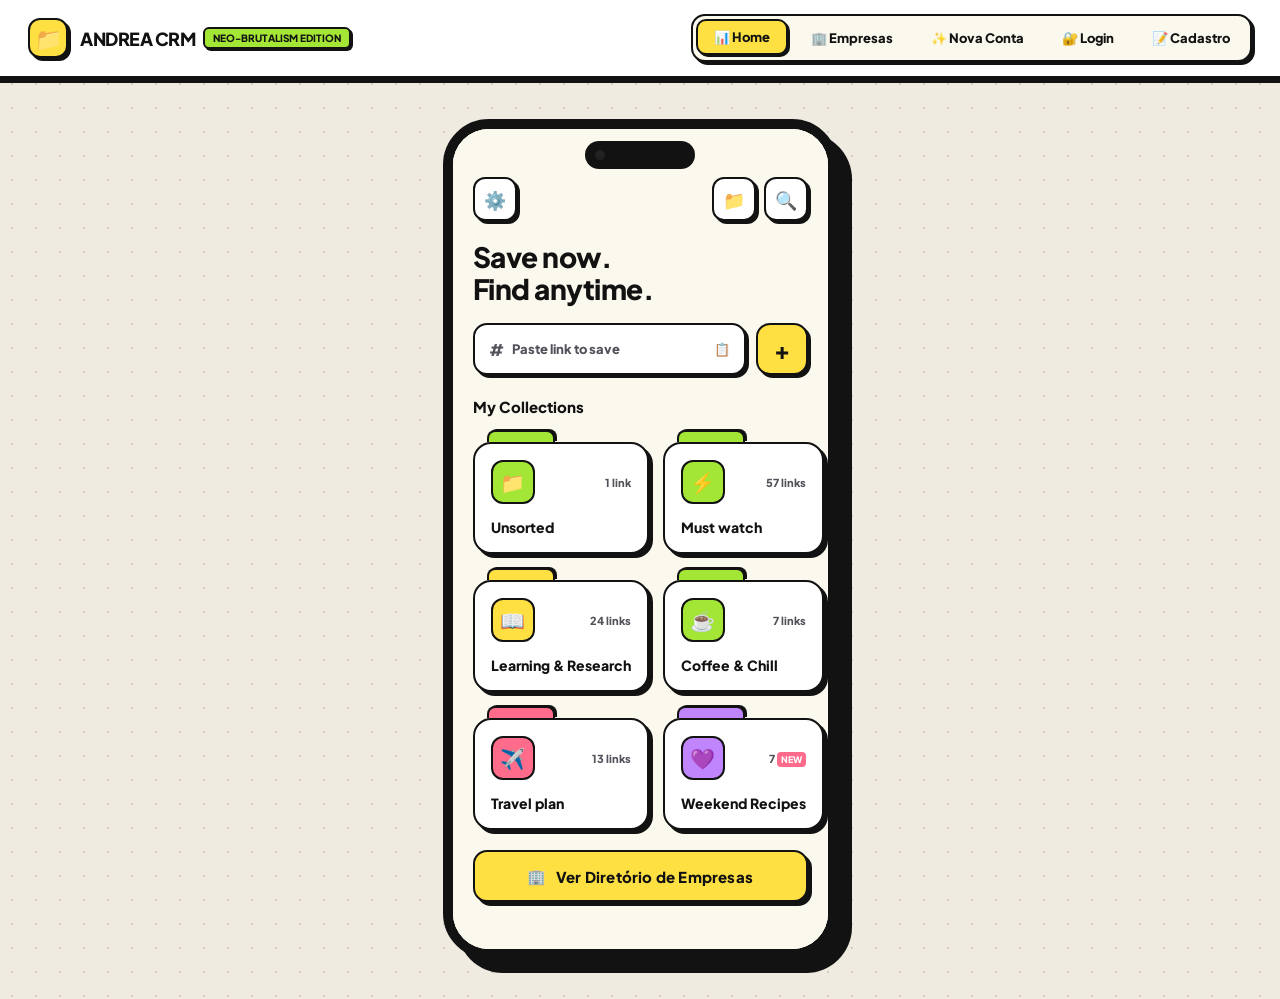
<file: web-preview/index.html>
<!DOCTYPE html>
<html lang="pt-BR">
<head>
  <meta charset="UTF-8">
  <meta name="viewport" content="width=device-width, initial-scale=1.0">
  <title>Andrea CRM - Neo-Brutalist UI Preview</title>
  <meta name="description" content="Visualizador interativo Neo-Brutalist do Andrea CRM com bento folder cards, bordas pretas grossas e sombras duras.">
  <link rel="preconnect" href="https://fonts.googleapis.com">
  <link rel="preconnect" href="https://fonts.gstatic.com" crossorigin>
  <link href="https://fonts.googleapis.com/css2?family=Plus+Jakarta+Sans:wght@400;600;700;800;900&family=JetBrains+Mono:wght@700&display=swap" rel="stylesheet">
  <style>
    :root {
      --neo-bg: #fbf8ee;
      --neo-card: #ffffff;
      --neo-black: #121212;
      --neo-yellow: #ffe043;
      --neo-lime: #a3e635;
      --neo-pink: #ff6b8b;
      --neo-purple: #c084fc;
      --neo-cyan: #38bdf8;
      --neo-orange: #fb923c;
      --neo-emerald: #34d399;
      --neo-muted: #52525b;
    }

    * {
      box-sizing: border-box;
      margin: 0;
      padding: 0;
      font-family: 'Plus Jakarta Sans', sans-serif;
      -webkit-font-smoothing: antialiased;
    }

    body {
      background: #f0ebe0;
      background-image: radial-gradient(#d4cdbe 1.5px, transparent 1.5px);
      background-size: 24px 24px;
      color: var(--neo-black);
      min-height: 100vh;
      display: flex;
      flex-direction: column;
      align-items: center;
    }

    /* Top Studio Bar */
    header.studio-header {
      width: 100%;
      background: var(--neo-card);
      border-bottom: 3px solid var(--neo-black);
      padding: 14px 28px;
      display: flex;
      align-items: center;
      justify-content: space-between;
      box-shadow: 0 4px 0 var(--neo-black);
      position: sticky;
      top: 0;
      z-index: 100;
    }

    .studio-brand {
      display: flex;
      align-items: center;
      gap: 12px;
    }

    .brand-icon {
      width: 40px;
      height: 40px;
      background: var(--neo-yellow);
      border: 2.5px solid var(--neo-black);
      border-radius: 12px;
      display: flex;
      align-items: center;
      justify-content: center;
      color: var(--neo-black);
      font-weight: 900;
      font-size: 22px;
      box-shadow: 3px 3px 0 var(--neo-black);
    }

    .brand-title {
      font-size: 18px;
      font-weight: 900;
      letter-spacing: -0.5px;
    }

    .brand-badge {
      background: var(--neo-lime);
      border: 2px solid var(--neo-black);
      color: var(--neo-black);
      font-size: 10px;
      font-weight: 900;
      padding: 3px 8px;
      border-radius: 6px;
      box-shadow: 2px 2px 0 var(--neo-black);
    }

    /* Screen Selector Navigation */
    .screen-nav {
      display: flex;
      background: var(--neo-bg);
      border: 2.5px solid var(--neo-black);
      border-radius: 14px;
      padding: 4px;
      gap: 6px;
      box-shadow: 3px 3px 0 var(--neo-black);
    }

    .screen-nav button {
      background: transparent;
      border: none;
      color: var(--neo-black);
      padding: 8px 16px;
      font-size: 13px;
      font-weight: 800;
      border-radius: 10px;
      cursor: pointer;
      transition: all 0.15s ease;
    }

    .screen-nav button.active {
      background: var(--neo-yellow);
      border: 2px solid var(--neo-black);
      box-shadow: 2px 2px 0 var(--neo-black);
      transform: translate(-1px, -1px);
    }

    /* Main Showcase Canvas */
    main.stage-container {
      flex: 1;
      width: 100%;
      display: flex;
      align-items: center;
      justify-content: center;
      padding: 40px 20px;
    }

    /* Phone Device Frame */
    .device-mockup {
      width: 395px;
      height: 840px;
      background: var(--neo-bg);
      border-radius: 46px;
      border: 10px solid var(--neo-black);
      box-shadow: 14px 14px 0 var(--neo-black);
      position: relative;
      overflow: hidden;
      display: flex;
      flex-direction: column;
    }

    /* Dynamic Island Notch */
    .device-notch {
      position: absolute;
      top: 12px;
      left: 50%;
      transform: translateX(-50%);
      width: 110px;
      height: 28px;
      background: var(--neo-black);
      border-radius: 20px;
      z-index: 50;
      display: flex;
      align-items: center;
      justify-content: space-between;
      padding: 0 10px;
    }

    .notch-camera { width: 10px; height: 10px; border-radius: 50%; background: #222; }
    .notch-sensor { width: 6px; height: 6px; border-radius: 50%; background: #111; }

    /* Device Canvas Viewport */
    .viewport {
      flex: 1;
      position: relative;
      overflow: hidden;
      display: flex;
      flex-direction: column;
      background: var(--neo-bg);
    }

    /* App Screens Container */
    .app-screen {
      position: absolute;
      top: 0;
      left: 0;
      width: 100%;
      height: 100%;
      padding: 48px 20px 20px 20px;
      overflow-y: auto;
      z-index: 10;
      display: none;
      flex-direction: column;
      background: var(--neo-bg);
    }

    .app-screen.active {
      display: flex;
    }

    /* Neo Buttons */
    .btn-neo-yellow {
      width: 100%;
      height: 52px;
      background: var(--neo-yellow);
      color: var(--neo-black);
      border: 2.5px solid var(--neo-black);
      border-radius: 14px;
      font-size: 15px;
      font-weight: 900;
      letter-spacing: 0.2px;
      display: flex;
      align-items: center;
      justify-content: center;
      gap: 10px;
      cursor: pointer;
      box-shadow: 4px 4px 0 var(--neo-black);
      transition: all 0.1s ease;
    }

    .btn-neo-yellow:hover {
      transform: translate(-2px, -2px);
      box-shadow: 6px 6px 0 var(--neo-black);
    }

    .btn-neo-yellow:active {
      transform: translate(2px, 2px);
      box-shadow: 2px 2px 0 var(--neo-black);
    }

    .btn-neo-white {
      width: 100%;
      height: 48px;
      background: var(--neo-card);
      color: var(--neo-black);
      border: 2.5px solid var(--neo-black);
      border-radius: 14px;
      font-size: 14px;
      font-weight: 900;
      display: flex;
      align-items: center;
      justify-content: center;
      gap: 8px;
      cursor: pointer;
      box-shadow: 3px 3px 0 var(--neo-black);
      transition: all 0.1s ease;
    }

    .btn-neo-white:hover {
      transform: translate(-1px, -1px);
      box-shadow: 4px 4px 0 var(--neo-black);
    }

    .btn-square-icon {
      width: 44px;
      height: 44px;
      background: var(--neo-card);
      border: 2.5px solid var(--neo-black);
      border-radius: 12px;
      display: flex;
      align-items: center;
      justify-content: center;
      font-size: 18px;
      cursor: pointer;
      box-shadow: 3px 3px 0 var(--neo-black);
      transition: all 0.1s ease;
    }

    .btn-square-icon:hover {
      transform: translate(-1px, -1px);
      box-shadow: 4px 4px 0 var(--neo-black);
    }

    /* Neo Card */
    .neo-card {
      background: var(--neo-card);
      border: 2.5px solid var(--neo-black);
      border-radius: 18px;
      padding: 20px;
      box-shadow: 4px 4px 0 var(--neo-black);
      margin-bottom: 16px;
    }

    /* Neo-Brutalist Folder Bento Card (Reference Style) */
    .folder-card {
      display: flex;
      flex-direction: column;
      cursor: pointer;
      transition: all 0.15s ease;
    }

    .folder-card:hover {
      transform: translate(-2px, -2px);
    }

    .folder-tab {
      width: 68px;
      height: 12px;
      border: 2.5px solid var(--neo-black);
      border-bottom: none;
      border-radius: 8px 8px 0 0;
      margin-left: 14px;
      box-shadow: 2px -1px 0 var(--neo-black);
    }

    .folder-body {
      background: var(--neo-card);
      border: 2.5px solid var(--neo-black);
      border-radius: 18px;
      padding: 16px;
      box-shadow: 4px 4px 0 var(--neo-black);
    }

    .folder-top-row {
      display: flex;
      justify-content: space-between;
      align-items: center;
      margin-bottom: 14px;
    }

    .folder-icon-box {
      width: 44px;
      height: 44px;
      border: 2px solid var(--neo-black);
      border-radius: 12px;
      display: flex;
      align-items: center;
      justify-content: center;
      font-size: 20px;
    }

    .folder-count {
      font-size: 11px;
      font-weight: 800;
      color: var(--neo-muted);
    }

    .folder-title {
      font-size: 14px;
      font-weight: 900;
      color: var(--neo-black);
      white-space: nowrap;
      overflow: hidden;
      text-overflow: ellipsis;
    }

    .tab-lime { background: var(--neo-lime); }
    .tab-yellow { background: var(--neo-yellow); }
    .tab-pink { background: var(--neo-pink); }
    .tab-purple { background: var(--neo-purple); }
    .tab-cyan { background: var(--neo-cyan); }

    /* Quick Action Input Bar */
    .quick-action-bar {
      display: flex;
      gap: 10px;
      margin-bottom: 22px;
    }

    .quick-input-box {
      flex: 1;
      height: 52px;
      background: var(--neo-card);
      border: 2.5px solid var(--neo-black);
      border-radius: 14px;
      box-shadow: 3px 3px 0 var(--neo-black);
      display: flex;
      align-items: center;
      justify-content: space-between;
      padding: 0 14px;
      font-size: 13px;
      font-weight: 800;
      color: var(--neo-muted);
    }

    .quick-plus-btn {
      width: 52px;
      height: 52px;
      background: var(--neo-yellow);
      border: 2.5px solid var(--neo-black);
      border-radius: 14px;
      box-shadow: 3px 3px 0 var(--neo-black);
      display: flex;
      align-items: center;
      justify-content: center;
      font-size: 24px;
      font-weight: 900;
      cursor: pointer;
      transition: all 0.1s ease;
    }

    .quick-plus-btn:hover {
      transform: translate(-1px, -1px);
      box-shadow: 4px 4px 0 var(--neo-black);
    }

    /* Inputs */
    .neo-input-group {
      margin-bottom: 16px;
    }

    .neo-input-label {
      font-size: 11px;
      font-weight: 900;
      letter-spacing: 0.5px;
      color: var(--neo-black);
      margin-bottom: 6px;
      display: block;
    }

    .neo-input-field {
      width: 100%;
      height: 48px;
      background: var(--neo-card);
      border: 2.5px solid var(--neo-black);
      border-radius: 12px;
      padding: 0 14px;
      color: var(--neo-black);
      font-size: 14px;
      font-weight: 700;
      outline: none;
      box-shadow: 3px 3px 0 var(--neo-black);
    }

    .neo-input-field:focus {
      background: #fff;
      border-color: var(--neo-black);
      box-shadow: 4px 4px 0 var(--neo-black);
    }

    /* Floating FAB */
    .extended-fab {
      position: absolute;
      bottom: 24px;
      right: 20px;
      background: var(--neo-yellow);
      color: var(--neo-black);
      border: 2.5px solid var(--neo-black);
      border-radius: 18px;
      padding: 12px 20px;
      font-size: 14px;
      font-weight: 900;
      display: flex;
      align-items: center;
      gap: 8px;
      box-shadow: 4px 4px 0 var(--neo-black);
      cursor: pointer;
      z-index: 40;
      transition: all 0.1s ease;
    }

    .extended-fab:hover {
      transform: translate(-2px, -2px);
      box-shadow: 6px 6px 0 var(--neo-black);
    }
  </style>
</head>
<body>

  <!-- Top Studio Bar -->
  <header class="studio-header">
    <div class="studio-brand">
      <div class="brand-icon">📁</div>
      <div>
        <div style="display: flex; align-items: center; gap: 8px;">
          <h1 class="brand-title">ANDREA CRM</h1>
          <span class="brand-badge">NEO-BRUTALISM EDITION</span>
        </div>
      </div>
    </div>

    <!-- Screen Navigation Switcher -->
    <nav class="screen-nav" aria-label="Seletor de Telas">
      <button class="active" onclick="switchScreen('home')">📊 Home</button>
      <button onclick="switchScreen('companies')">🏢 Empresas</button>
      <button onclick="switchScreen('form')">✨ Nova Conta</button>
      <button onclick="switchScreen('login')">🔐 Login</button>
      <button onclick="switchScreen('register')">📝 Cadastro</button>
    </nav>
  </header>

  <!-- Main Stage with Device Mockup -->
  <main class="stage-container">
    <div class="device-mockup">
      <!-- Notch -->
      <div class="device-notch">
        <div class="notch-camera"></div>
        <div class="notch-sensor"></div>
      </div>

      <div class="viewport">

        <!-- Screen 1: Home Dashboard (Exact Match to Reference Image) -->
        <div id="screen-home" class="app-screen active">
          <!-- Header Actions -->
          <div style="display: flex; justify-content: space-between; align-items: center; margin-bottom: 20px;">
            <div class="btn-square-icon">⚙️</div>
            <div style="display: flex; gap: 8px;">
              <div class="btn-square-icon" onclick="switchScreen('companies')">📁</div>
              <div class="btn-square-icon" onclick="switchScreen('companies')">🔍</div>
            </div>
          </div>

          <!-- Hero Headline -->
          <h2 style="font-size: 28px; font-weight: 900; line-height: 32px; letter-spacing: -0.5px; margin-bottom: 18px;">
            Save now.<br>Find anytime.
          </h2>

          <!-- Quick Action Input Bar -->
          <div class="quick-action-bar">
            <div class="quick-input-box">
              <div style="display: flex; align-items: center; gap: 8px;">
                <span style="font-weight: 900; font-size: 16px;">#</span>
                <span>Paste link to save</span>
              </div>
              <span>📋</span>
            </div>
            <div class="quick-plus-btn" onclick="switchScreen('form')">+</div>
          </div>

          <!-- Section: My Collections -->
          <h3 style="font-size: 15px; font-weight: 900; margin-bottom: 14px;">My Collections</h3>

          <!-- Bento Grid (2 Columns) -->
          <div style="display: grid; grid-template-columns: 1fr 1fr; gap: 14px; margin-bottom: 20px;">
            <!-- Folder 1 -->
            <div class="folder-card" onclick="switchScreen('companies')">
              <div class="folder-tab tab-lime"></div>
              <div class="folder-body">
                <div class="folder-top-row">
                  <div class="folder-icon-box tab-lime">📁</div>
                  <span class="folder-count">1 link</span>
                </div>
                <div class="folder-title">Unsorted</div>
              </div>
            </div>

            <!-- Folder 2 -->
            <div class="folder-card" onclick="switchScreen('companies')">
              <div class="folder-tab tab-lime"></div>
              <div class="folder-body">
                <div class="folder-top-row">
                  <div class="folder-icon-box tab-lime">⚡</div>
                  <span class="folder-count">57 links</span>
                </div>
                <div class="folder-title">Must watch</div>
              </div>
            </div>

            <!-- Folder 3 -->
            <div class="folder-card" onclick="switchScreen('companies')">
              <div class="folder-tab tab-yellow"></div>
              <div class="folder-body">
                <div class="folder-top-row">
                  <div class="folder-icon-box tab-yellow">📖</div>
                  <span class="folder-count">24 links</span>
                </div>
                <div class="folder-title">Learning & Research</div>
              </div>
            </div>

            <!-- Folder 4 -->
            <div class="folder-card" onclick="switchScreen('companies')">
              <div class="folder-tab tab-lime"></div>
              <div class="folder-body">
                <div class="folder-top-row">
                  <div class="folder-icon-box tab-lime">☕</div>
                  <span class="folder-count">7 links</span>
                </div>
                <div class="folder-title">Coffee & Chill</div>
              </div>
            </div>

            <!-- Folder 5 -->
            <div class="folder-card" onclick="switchScreen('companies')">
              <div class="folder-tab tab-pink"></div>
              <div class="folder-body">
                <div class="folder-top-row">
                  <div class="folder-icon-box tab-pink">✈️</div>
                  <span class="folder-count">13 links</span>
                </div>
                <div class="folder-title">Travel plan</div>
              </div>
            </div>

            <!-- Folder 6 -->
            <div class="folder-card" onclick="switchScreen('companies')">
              <div class="folder-tab tab-purple"></div>
              <div class="folder-body">
                <div class="folder-top-row">
                  <div class="folder-icon-box tab-purple">💜</div>
                  <span class="folder-count">7 <span style="background: var(--neo-pink); color: #fff; padding: 2px 4px; border-radius: 4px; font-size: 9px;">NEW</span></span>
                </div>
                <div class="folder-title">Weekend Recipes</div>
              </div>
            </div>
          </div>

          <button class="btn-neo-yellow" onclick="switchScreen('companies')" style="margin-bottom: 20px;">
            <span>🏢</span> Ver Diretório de Empresas
          </button>
        </div>

        <!-- Screen 2: Companies Directory -->
        <div id="screen-companies" class="app-screen">
          <div style="display: flex; justify-content: space-between; align-items: center; margin-bottom: 16px;">
            <div class="btn-square-icon" onclick="switchScreen('home')">←</div>
            <h2 style="font-size: 18px; font-weight: 900;">Diretório de Contas</h2>
            <span style="background: var(--neo-yellow); border: 2px solid var(--neo-black); padding: 3px 8px; border-radius: 8px; font-size: 11px; font-weight: 900; box-shadow: 2px 2px 0 var(--neo-black);">4 CONTAS</span>
          </div>

          <div class="neo-input-group">
            <input type="text" id="search-input" class="neo-input-field" placeholder="Buscar por razão social ou setor..." onkeyup="filterCompanies(this.value)">
          </div>

          <div id="companies-list" style="padding-bottom: 70px;">
            <!-- Rendered by JS -->
          </div>

          <button class="extended-fab" onclick="switchScreen('form')">
            <span>+</span> Nova Empresa
          </button>
        </div>

        <!-- Screen 3: Form -->
        <div id="screen-form" class="app-screen">
          <div style="display: flex; justify-content: space-between; align-items: center; margin-bottom: 16px;">
            <div class="btn-square-icon" onclick="switchScreen('companies')">←</div>
            <h2 style="font-size: 18px; font-weight: 900;">Nova Entidade</h2>
            <div style="width: 44px;"></div>
          </div>

          <!-- Live Folder Hologram Card -->
          <div class="folder-card" style="margin-bottom: 20px;">
            <div class="folder-tab tab-yellow"></div>
            <div class="folder-body" style="padding: 18px;">
              <div style="display: flex; justify-content: space-between; align-items: center; margin-bottom: 12px;">
                <div style="display: flex; align-items: center; gap: 10px;">
                  <div class="folder-icon-box tab-lime" id="live-avatar" style="font-weight: 900;">A</div>
                  <div>
                    <div style="font-size: 10px; font-weight: 900; letter-spacing: 1px;">CORPORATE PASS</div>
                    <div style="font-size: 10px; font-weight: 800; color: var(--neo-emerald);">● VERIFICADO</div>
                  </div>
                </div>
                <span style="font-size: 18px;">✓</span>
              </div>
              <div id="live-name" style="font-size: 18px; font-weight: 900; margin-bottom: 4px;">Acme Inovações Globais</div>
              <div style="display: flex; justify-content: space-between; font-size: 11px; font-weight: 700; color: var(--neo-muted);">
                <span id="live-cnpj">CNPJ: 12.345.678/0001-99</span>
                <span id="live-area" style="background: var(--neo-cyan); color: var(--neo-black); border: 1.5px solid var(--neo-black); padding: 1px 6px; border-radius: 4px;">Tecnologia</span>
              </div>
            </div>
          </div>

          <div class="neo-card">
            <div class="neo-input-group">
              <label class="neo-input-label">RAZÃO SOCIAL *</label>
              <input type="text" id="form-name" class="neo-input-field" value="Acme Inovações Globais" oninput="updateLivePass()">
            </div>

            <div class="neo-input-group">
              <label class="neo-input-label">CNPJ (OPCIONAL)</label>
              <input type="text" id="form-cnpj" class="neo-input-field" value="12.345.678/0001-99" oninput="updateLivePass()">
            </div>

            <div class="neo-input-group">
              <label class="neo-input-label">ÁREA DE ATUAÇÃO</label>
              <input type="text" id="form-area" class="neo-input-field" value="Tecnologia" oninput="updateLivePass()">
            </div>

            <div class="neo-input-group">
              <label class="neo-input-label">E-MAIL CORPORATIVO</label>
              <input type="email" id="form-email" class="neo-input-field" value="enterprise@acme.com">
            </div>

            <button class="btn-neo-yellow" style="margin-top: 10px;" onclick="saveCompany()">
              <span>✓</span> Cadastrar Empresa
            </button>
          </div>
        </div>

        <!-- Screen 4: Login -->
        <div id="screen-login" class="app-screen">
          <div style="text-align: center; margin: 30px 0 24px 0;">
            <div class="brand-icon" style="width: 58px; height: 58px; font-size: 30px; margin: 0 auto 12px; box-shadow: 4px 4px 0 var(--neo-black);">📁</div>
            <h2 style="font-size: 24px; font-weight: 900;">ANDREA CRM</h2>
            <p style="font-size: 13px; font-weight: 700; color: var(--neo-muted); margin-top: 4px;">Gerencie rápido. Feche agora.</p>
          </div>

          <div class="neo-card">
            <h3 style="font-size: 18px; font-weight: 900; margin-bottom: 4px;">Acesso Corporativo</h3>
            <p style="font-size: 12px; font-weight: 700; color: var(--neo-muted); margin-bottom: 20px;">Conecte-se para gerenciar clientes</p>

            <button class="btn-neo-yellow" onclick="switchScreen('home')">
              <span>🔒</span> Entrar com OAuth 2.0 / SSO
            </button>

            <div style="display: flex; align-items: center; gap: 10px; margin: 18px 0;">
              <div style="flex: 1; height: 2px; background: var(--neo-black);"></div>
              <span style="font-size: 11px; font-weight: 900;">OU</span>
              <div style="flex: 1; height: 2px; background: var(--neo-black);"></div>
            </div>

            <button class="btn-neo-white" onclick="switchScreen('register')">
              <span>👤</span> Criar nova conta
            </button>
          </div>
        </div>

        <!-- Screen 5: Register -->
        <div id="screen-register" class="app-screen">
          <div class="btn-square-icon" onclick="switchScreen('login')" style="margin-bottom: 14px;">←</div>

          <div class="neo-card">
            <h3 style="font-size: 18px; font-weight: 900; margin-bottom: 4px;">Criar Conta</h3>
            <p style="font-size: 12px; font-weight: 700; color: var(--neo-muted); margin-bottom: 18px;">Informe seus dados de acesso</p>

            <div class="neo-input-group">
              <label class="neo-input-label">E-MAIL</label>
              <input type="email" class="neo-input-field" value="diretor@andrea.com">
            </div>

            <div class="neo-input-group">
              <label class="neo-input-label">SENHA</label>
              <input type="password" class="neo-input-field" value="password123">
            </div>

            <button class="btn-neo-yellow" style="margin-top: 10px;" onclick="switchScreen('home')">
              <span>✓</span> Concluir Cadastro
            </button>
          </div>
        </div>

      </div>
    </div>
  </main>

  <script>
    let companies = [
      { id: 1, name: "Acme Inovações Corporativas", area: "Tecnologia", email: "contato@acme.com", phone: "(11) 9988-7766", tab: "tab-lime" },
      { id: 2, name: "Beta Capital Asset Management", area: "Financeiro", email: "invest@betacapital.com", phone: "(11) 3322-1100", tab: "tab-yellow" },
      { id: 3, name: "Gamma Health Solutions", area: "Saúde", email: "atendimento@gammasaude.com.br", phone: "(11) 94433-2211", tab: "tab-pink" },
      { id: 4, name: "Delta Strategic Advisory", area: "Consultoria", email: "projetos@deltaconsultoria.com", phone: "(11) 91122-3344", tab: "tab-purple" }
    ];

    function renderCompanies() {
      const container = document.getElementById('companies-list');
      const query = document.getElementById('search-input') ? document.getElementById('search-input').value.toLowerCase() : '';
      
      const filtered = companies.filter(c => !query || c.name.toLowerCase().includes(query) || (c.area && c.area.toLowerCase().includes(query)));

      container.innerHTML = filtered.map(c => `
        <div class="folder-card" style="margin-bottom: 16px;" onclick="switchScreen('form')">
          <div class="folder-tab ${c.tab}"></div>
          <div class="folder-body" style="padding: 16px;">
            <div style="display: flex; align-items: flex-start; gap: 14px;">
              <div class="folder-icon-box ${c.tab}" style="font-weight: 900;">${c.name.charAt(0).toUpperCase()}</div>
              <div style="flex: 1;">
                <div style="font-size: 15px; font-weight: 900; color: var(--neo-black); margin-bottom: 4px;">${c.name}</div>
                <span style="background: var(--neo-yellow); border: 1.5px solid var(--neo-black); color: var(--neo-black); font-size: 11px; font-weight: 800; padding: 2px 8px; border-radius: 6px;">${c.area}</span>
                ${c.email ? `<div style="font-size: 12px; font-weight: 700; color: var(--neo-muted); margin-top: 6px;">✉️ ${c.email}</div>` : ''}
              </div>
            </div>
          </div>
        </div>
      `).join('');
    }

    function switchScreen(screenName) {
      document.querySelectorAll('.app-screen').forEach(s => s.classList.remove('active'));
      const target = document.getElementById('screen-' + screenName);
      if (target) target.classList.add('active');

      document.querySelectorAll('.screen-nav button').forEach(b => {
        b.classList.remove('active');
        if (b.innerText.toLowerCase().includes(screenName)) b.classList.add('active');
      });

      if (screenName === 'companies') renderCompanies();
    }

    function updateLivePass() {
      const name = document.getElementById('form-name').value || "Nome da Empresa";
      const cnpj = document.getElementById('form-cnpj').value || "Não informado";
      const area = document.getElementById('form-area').value || "Geral";

      document.getElementById('live-name').innerText = name;
      document.getElementById('live-avatar').innerText = name.charAt(0).toUpperCase();
      document.getElementById('live-cnpj').innerText = "CNPJ: " + cnpj;
      document.getElementById('live-area').innerText = area;
    }

    function saveCompany() {
      const name = document.getElementById('form-name').value;
      const area = document.getElementById('form-area').value;
      const email = document.getElementById('form-email').value;

      if (!name) return alert('Por favor informe a razão social');

      companies.unshift({
        id: Date.now(),
        name,
        area,
        email,
        tab: "tab-lime"
      });

      switchScreen('companies');
    }

    renderCompanies();
  </script>
</body>
</html>
</file>
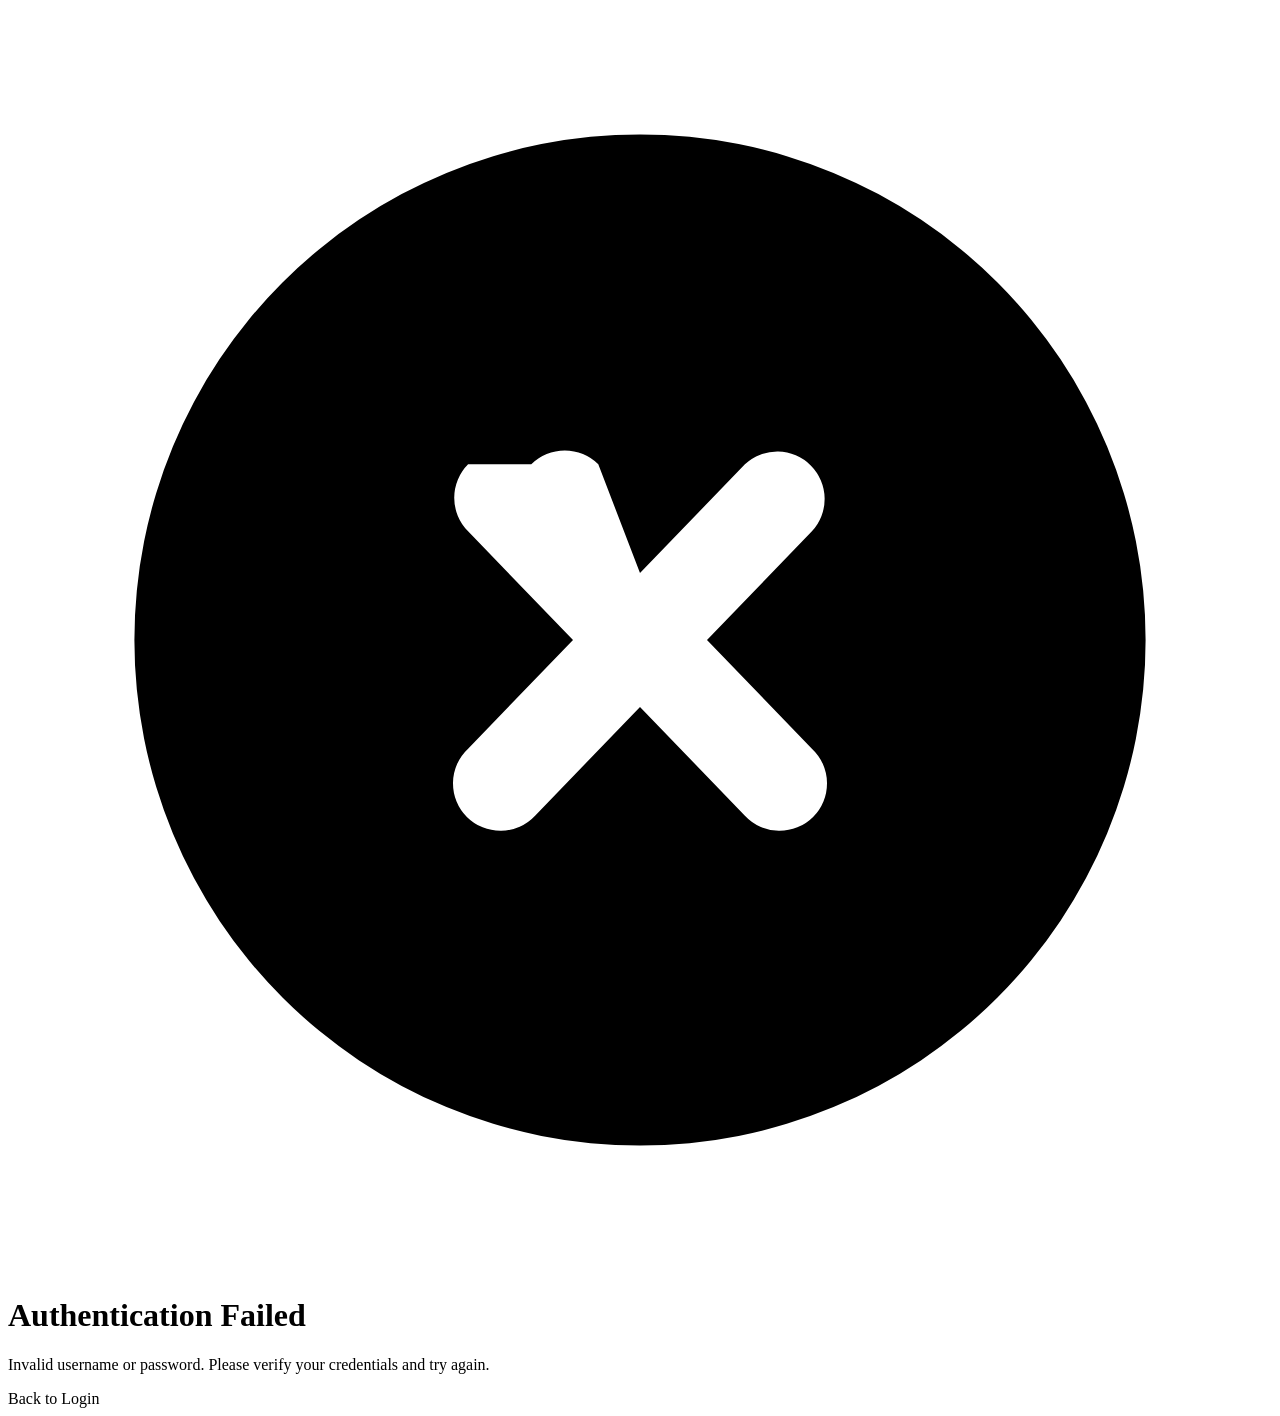
<file: andrea-auth-api-server/src/main/resources/templates/failure.html>
<!DOCTYPE html>
<html
        lang="en"
        xmlns:th="http://www.thymeleaf.org"
        class="h-full bg-white">

<head>
    <title>Authentication Failed</title>
    <link th:href="@{/main.css}" rel="stylesheet"/>
</head>

<body class="h-full">

<div class="flex min-h-full flex-col justify-center px-6 py-12 lg:px-8">

    <div class="sm:mx-auto sm:w-full sm:max-w-md">

        <div class="rounded-md bg-red-50 p-6 shadow">

            <div class="flex items-center">

                <svg
                        class="h-8 w-8 text-red-500"
                        viewBox="0 0 20 20"
                        fill="currentColor">

                    <path
                            fill-rule="evenodd"
                            d="M10 18a8 8 0 100-16 8 8 0 000 16zM8.28 7.22a.75.75 0 011.06 0L10 8.94l1.66-1.72a.75.75 0 011.06 1.06L11.06 10l1.66 1.72a.75.75 0 11-1.06 1.06L10 11.06l-1.66 1.72a.75.75 0 11-1.06-1.06L8.94 10 7.28 8.28a.75.75 0 010-1.06z"
                            clip-rule="evenodd"/>
                </svg>

                <h1 class="ml-3 text-xl font-bold text-red-800">
                    Authentication Failed
                </h1>

            </div>

            <p class="mt-4 text-sm text-red-700">
                Invalid username or password.
                Please verify your credentials and try again.
            </p>

            <div class="mt-6">

                <a
                        th:href="@{/login}"
                        class="flex justify-center rounded-md bg-indigo-600 px-4 py-2 text-sm font-semibold text-white hover:bg-indigo-500">

                    Back to Login

                </a>

            </div>

        </div>

    </div>

</div>

</body>
</html>
</file>
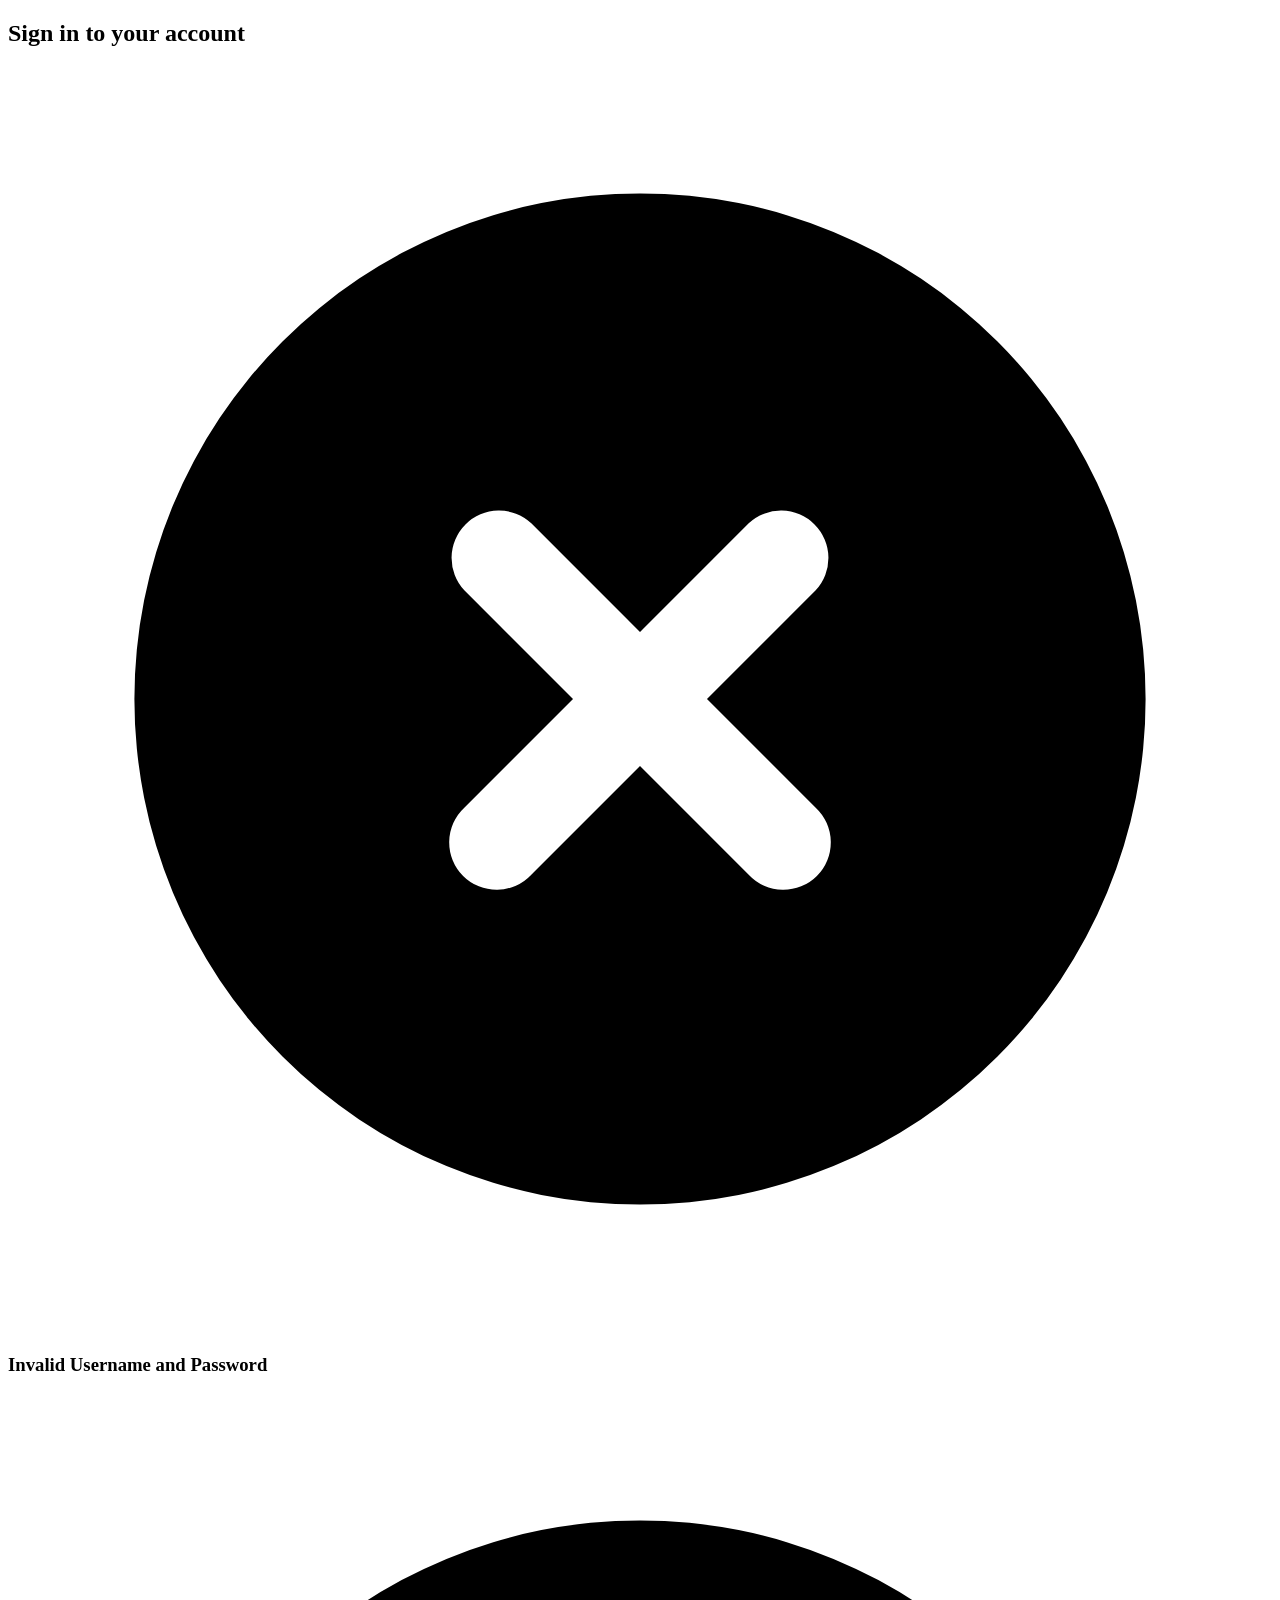
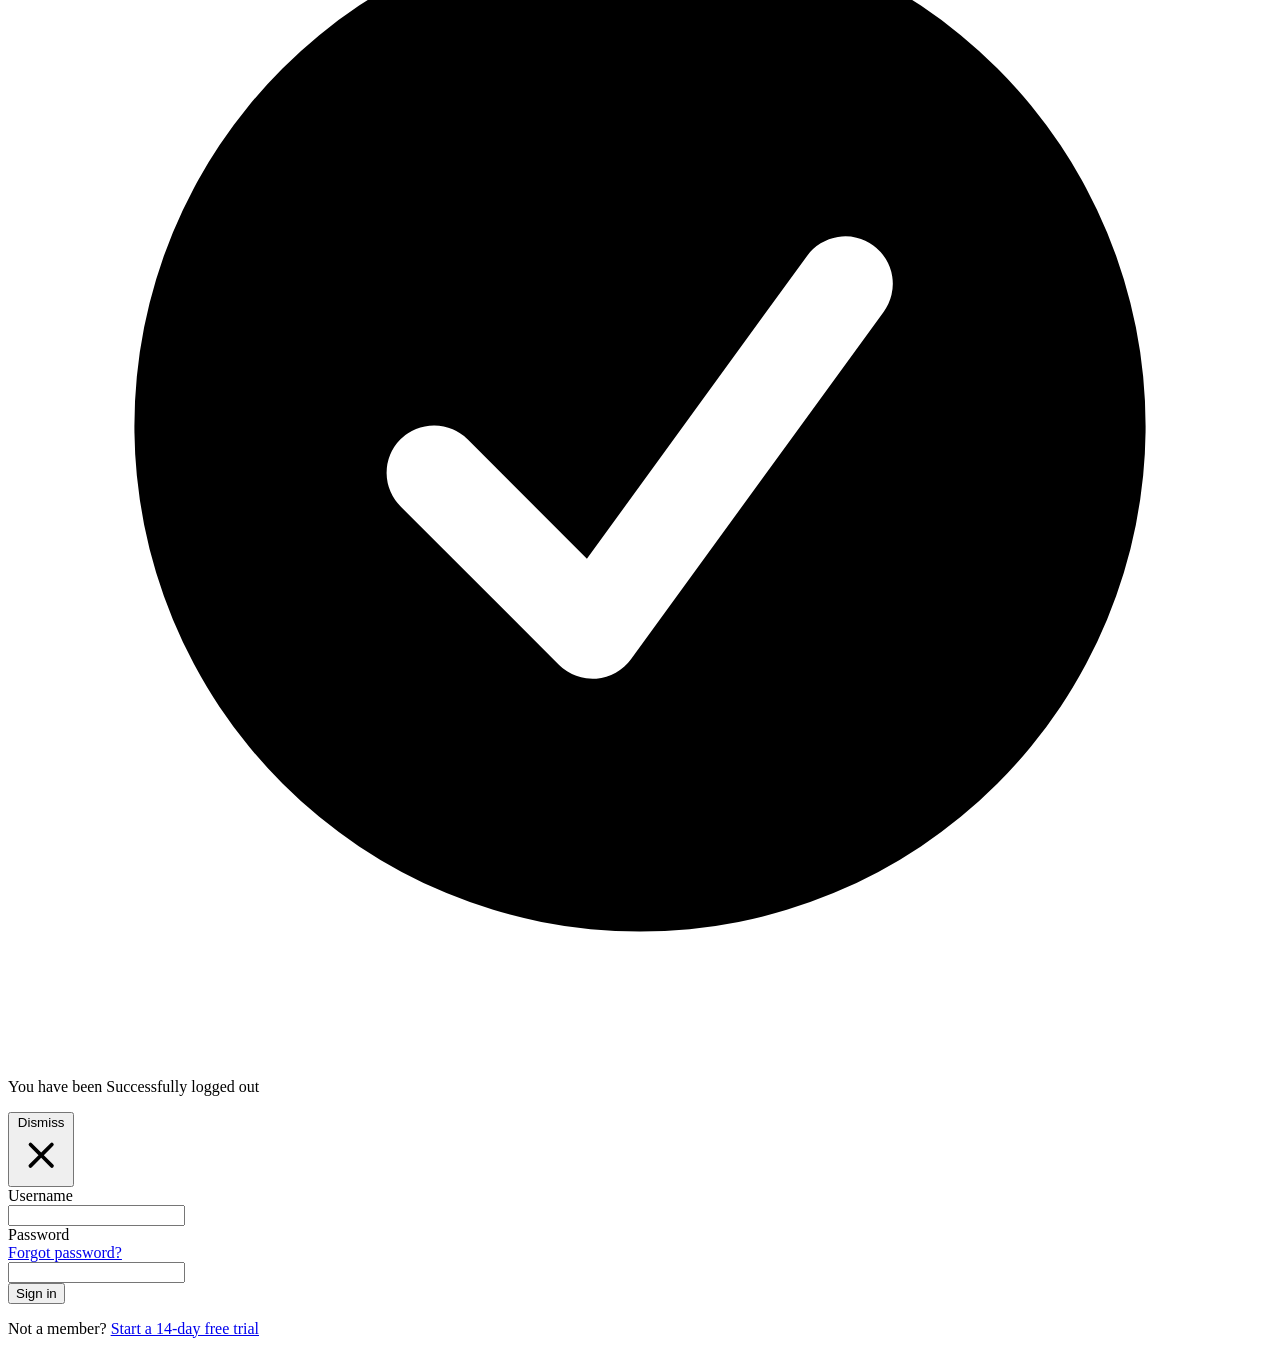
<file: andrea-auth-api-server/src/main/resources/templates/login.html>
<!DOCTYPE html>
<html
        lang="en"
        xmlns:th="http://www.thymeleaf.org"
        class="h-full bg-white">
<head>
    <title>Custom Login Page</title>
    <link th:href="@{/main.css}" rel="stylesheet" />
</head>
<body class="h-full">

<div class="flex min-h-full flex-col justify-center px-6 py-12 lg:px-8">
    <div class="sm:mx-auto sm:w-full sm:max-w-sm">
        <h2 class="mt-10 text-center text-2xl font-bold leading-9 tracking-tight text-gray-900">Sign in to your account</h2>
    </div>

    <div class="mt-10 sm:mx-auto sm:w-full sm:max-w-sm">

        <div th:if="${param.error}" class="rounded-md bg-red-50 p-4">
            <div class="flex">
                <div class="flex-shrink-0">
                    <svg class="h-5 w-5 text-red-400" viewBox="0 0 20 20" fill="currentColor" aria-hidden="true">
                        <path fill-rule="evenodd" d="M10 18a8 8 0 100-16 8 8 0 000 16zM8.28 7.22a.75.75 0 00-1.06 1.06L8.94 10l-1.72 1.72a.75.75 0 101.06 1.06L10 11.06l1.72 1.72a.75.75 0 101.06-1.06L11.06 10l1.72-1.72a.75.75 0 00-1.06-1.06L10 8.94 8.28 7.22z" clip-rule="evenodd" />
                    </svg>
                </div>
                <div class="ml-3">
                    <h3 class="text-sm font-medium text-red-800">Invalid Username and Password</h3>
                </div>
            </div>
        </div>

        <div th:if="${param.logout}" class="rounded-md bg-green-50 p-4">
            <div class="flex">
                <div class="flex-shrink-0">
                    <svg class="h-5 w-5 text-green-400" viewBox="0 0 20 20" fill="currentColor" aria-hidden="true">
                        <path fill-rule="evenodd" d="M10 18a8 8 0 100-16 8 8 0 000 16zm3.857-9.809a.75.75 0 00-1.214-.882l-3.483 4.79-1.88-1.88a.75.75 0 10-1.06 1.061l2.5 2.5a.75.75 0 001.137-.089l4-5.5z" clip-rule="evenodd" />
                    </svg>
                </div>
                <div class="ml-3">
                    <p class="text-sm font-medium text-green-800">You have been Successfully logged out</p>
                </div>
                <div class="ml-auto pl-3">
                    <div class="-mx-1.5 -my-1.5">
                        <button type="button" class="inline-flex rounded-md bg-green-50 p-1.5 text-green-500 hover:bg-green-100 focus:outline-none focus:ring-2 focus:ring-green-600 focus:ring-offset-2 focus:ring-offset-green-50">
                            <span class="sr-only">Dismiss</span>
                            <svg class="h-5 w-5" viewBox="0 0 20 20" fill="currentColor" aria-hidden="true">
                                <path d="M6.28 5.22a.75.75 0 00-1.06 1.06L8.94 10l-3.72 3.72a.75.75 0 101.06 1.06L10 11.06l3.72 3.72a.75.75 0 101.06-1.06L11.06 10l3.72-3.72a.75.75 0 00-1.06-1.06L10 8.94 6.28 5.22z" />
                            </svg>
                        </button>
                    </div>
                </div>
            </div>
        </div>

        <form class="space-y-6" th:action="@{/login}" method="POST">
            <div>
                <label for="username" class="block text-sm font-medium leading-6 text-gray-900">Username</label>
                <div class="mt-2">
                    <input id="username" name="username" type="text" required class="block w-full rounded-md border-0 py-1.5 text-gray-900 shadow-sm ring-1 ring-inset ring-gray-300 placeholder:text-gray-400 focus:ring-2 focus:ring-inset focus:ring-indigo-600 sm:text-sm sm:leading-6">
                </div>
            </div>

            <div>
                <div class="flex items-center justify-between">
                    <label for="password" class="block text-sm font-medium leading-6 text-gray-900">Password</label>
                    <div class="text-sm">
                        <a href="#" class="font-semibold text-indigo-600 hover:text-indigo-500">Forgot password?</a>
                    </div>
                </div>
                <div class="mt-2">
                    <input id="password" name="password" type="password" autocomplete="current-password" required class="block w-full rounded-md border-0 py-1.5 text-gray-900 shadow-sm ring-1 ring-inset ring-gray-300 placeholder:text-gray-400 focus:ring-2 focus:ring-inset focus:ring-indigo-600 sm:text-sm sm:leading-6">
                </div>
            </div>

            <div>
                <button type="submit" class="flex w-full justify-center rounded-md bg-indigo-600 px-3 py-1.5 text-sm font-semibold leading-6 text-white shadow-sm hover:bg-indigo-500 focus-visible:outline focus-visible:outline-2 focus-visible:outline-offset-2 focus-visible:outline-indigo-600">Sign in</button>
            </div>
        </form>

        <p class="mt-10 text-center text-sm text-gray-500">
            Not a member?
            <a href="#" class="font-semibold leading-6 text-indigo-600 hover:text-indigo-500">Start a 14-day free trial</a>
        </p>
    </div>
</div>

</body>
</html>
</file>
